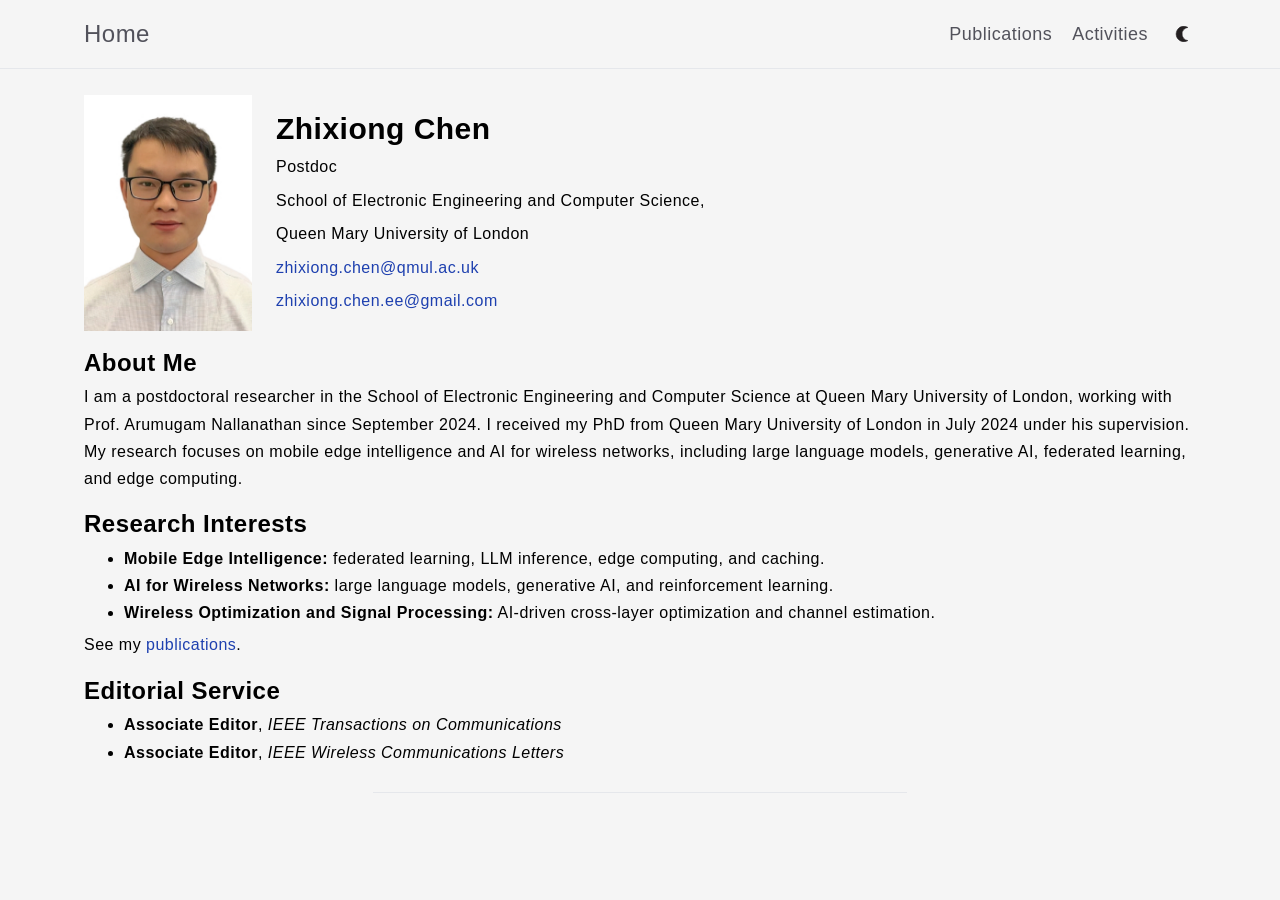
<file: index.html>
<!DOCTYPE html>
<html lang="en-us">
  <head>
	<meta name="generator" content="Hugo 0.99.0" />
    <meta charset="utf-8">
<meta name="viewport" content="width=device-width,initial-scale=1.0,minimum-scale=1"><title>Home</title>
<meta property="og:title" content="Home">
<meta property="og:type" content="website">


<meta property="og:image" content="img/main.jpg">

<meta property="og:url" content="https://zchen-res.github.io/"><meta property="og:description" content="The homepage of Astatine. This website is a demo the of the Hugo theme Astatine.">
<meta name="Description" property="description" content="The homepage of Astatine. This website is a demo the of the Hugo theme Astatine.">






<link rel="stylesheet" href="https://zchen-res.github.io/css/style.min.css">

<link rel="stylesheet" href="/css/academic.min.15080d589518431b0f7f3ef7159a689127d00734b673065d42f7d2f6aa72f61f.css">

<link rel="apple-touch-icon" sizes="180x180" href="/apple-touch-icon.png">
<link rel="icon" type="image/svg+xml" href="/favicon.svg">
<link rel="icon" type="image/png" sizes="32x32" href="/favicon-32x32.png">
<link rel="icon" type="image/png" sizes="16x16" href="/favicon-16x16.png">
<link rel="manifest" href="/site.webmanifest">
<link href="https://zchen-res.github.io/index.xml" type="application/atom+xml" rel="alternate" title="Sitewide Atom feed" />
<meta name="theme-color" content="#ffffff">


<script>function updateMode(){localStorage.theme==="dark"||!("theme"in localStorage)&&window.matchMedia("(prefers-color-scheme: dark)").matches?document.documentElement.classList.add("dark"):document.documentElement.classList.remove("dark")}function toggleMode(){localStorage.theme==="dark"?localStorage.theme="light":localStorage.theme="dark",updateMode()}window.onload=updateMode();function toggleMenu(){let e=document.getElementById("navbar-default");e.classList.contains("hidden")?e.classList.remove("hidden"):e.classList.add("hidden")}</script>



  </head>
  <body>
    <header class="md:px-0 px-2 border-b">
        <nav >
  <div class="container flex flex-wrap justify-between items-center mx-auto">
    <div class="nav-main my-2.5">
      <a href="https://zchen-res.github.io/" class="nav-title py-2.5 text-2xl
               text-zinc-600 dark:text-zinc-300 hover:border-b-0">Home</a>
    </div>
    <button type="button"
            onclick="toggleMenu()"
            class="inline-flex items-center p-2 ml-3
                  text-sm text-gray-500
                  rounded-lg md:hidden hover:bg-gray-100
                  focus:outline-none focus:ring-2
                  focus:ring-gray-200 dark:text-gray-400
                  dark:hover:bg-gray-700 dark:focus:ring-gray-600"
            aria-controls="navbar-default"
            aria-expanded="false">
        <span class="sr-only">Open main menu</span>
        <svg class="w-6 h-6" aria-hidden="true" fill="currentColor"
             viewBox="0 0 20 20" xmlns="http://www.w3.org/2000/svg">
          <path fill-rule="evenodd" d="M3 5a1 1 0 011-1h12a1 1 0 110 2H4a1 1
                           0 01-1-1zM3 10a1 1 0 011-1h12a1 1 0 110 2H4a1 1 0
                           01-1-1zM3 15a1 1 0 011-1h12a1 1 0 110 2H4a1 1 0
                           01-1-1z" clip-rule="evenodd"></path>
        </svg>
    </button>
    <div class="hidden w-full md:block md:w-auto" id="navbar-default">
      <ul class="grid md:grid-flow-col items-center justify-between text-lg
                 my-2.5 grid-cols-1 pl-0 text-center">
        
        <li class="p-2.5 md:first:pl-0 md:border-none border-b dark:border-zinc-500 list-none">
          <a class="text-zinc-600 dark:text-zinc-300
                    hover:border-b-0" href="/publications/">Publications</a>
        </li>
        
        <li class="p-2.5 md:first:pl-0 md:border-none border-b dark:border-zinc-500 list-none">
          <a class="text-zinc-600 dark:text-zinc-300
                    hover:border-b-0" href="/activities/">Activities</a>
        </li>
        
        <li class="h-7 pl-2.5 pr-0 list-none">
          <button type="button" onclick="toggleMode()" class="h-full"  aria-label="Toggle between dark and light mode">
            <img class="h-7 w-7 max-h-full mb-1.5 p-1.5 hidden dark:inline"
                 id="ligh-mode-button-img"
                 alt="A sun icon for switching to light mode"
                 src="https://zchen-res.github.io/img/light_mode.svg">
            <img class="h-7 w-7 max-h-full mb-1.5 p-1.5 inline dark:hidden"
                 id="dark-mode-button-img"
                 alt="A moon icon for switching to dark mode"
                 src="https://zchen-res.github.io/img/dark_mode.svg">
          </button>
        </li>
      </ul>
    </div>
  </div>
</nav>


    </header>
    <main class="content h-card container mt-2 m-auto
                 leading-loose md:px-0 px-2 z-0"
          role="main">
    
<div class="academic-main home-profile">
  <div class="flex-wrap justify-start head container grid sm:grid-cols-3"
     itemscope itemtype="http://schema.org/Person">
    <div class="col-span-1 picture ml-0 mr-0 p-0 max-w-[20%] mx-auto basis-5 grow shrink"
         itemscope itemtype="http://schema.org/ImageObject">
        <picture>
            
            <source srcset="img/ZhixiongChen.jpg"
                    >
            <img class="main-image u-photo mx-auto"
            itemprop="contentUrl" alt="Profile picture"
                 src="img/ZhixiongChen.jpg" width="60%" height="auto">
        </picture>
    </div>

    <div class="col-span-2 mx-0 ml-0 basis-60 grow shrink-2 leading-snug text-base">
        <a  class="u-url font-bold" rel="me" itemprop="url" href="https://zchen-res.github.io/">
            <h1 class="text-black dark:text-zinc-300 p-name border-0"
                itemprop="name">Zhixiong Chen
            </h1>
        </a>
        
        
            
            <div itemprop="address" itemscope itemtype="http://schema.org/PostalAddress">
            <span itemprop="streetAddress">
                Postdoc
                <br>
                School of Electronic Engineering and Computer Science,
            </span>
            <br>
            <span itemprop="postalCode">Queen Mary University of London</span>
            
            <br>
            
            
            
            <div><a href="mailto:zhixiong.chen@qmul.ac.uk">zhixiong.chen@qmul.ac.uk</a></div>
            
            
            <div><a href="mailto:zhixiong.chen.ee@gmail.com">zhixiong.chen.ee@gmail.com</a></div>
            
            
            
            <br>
            </div>
            
        <div class="flex flex-row ... gap-0.5">
            
            
            
            

        </div>

    </div>
</div>

  <h2 id="about-me">About Me</h2>
<p>I am a postdoctoral researcher in the School of Electronic Engineering and Computer Science at Queen Mary University of London, working with Prof. Arumugam Nallanathan since September 2024. I received my PhD from Queen Mary University of London in July 2024 under his supervision. My research focuses on mobile edge intelligence and AI for wireless networks, including large language models, generative AI, federated learning, and edge computing.</p>
<h2 id="research-interests">Research Interests</h2>
<ul>
<li><strong>Mobile Edge Intelligence:</strong> federated learning, LLM inference, edge computing, and caching.</li>
<li><strong>AI for Wireless Networks:</strong> large language models, generative AI, and reinforcement learning.</li>
<li><strong>Wireless Optimization and Signal Processing:</strong> AI-driven cross-layer optimization and channel estimation.</li>
</ul>
<p>See my <a href="/publications/">publications</a>.</p>
<h2 id="editorial-service">Editorial Service</h2>
<ul>
<li><strong>Associate Editor</strong>, <em>IEEE Transactions on Communications</em></li>
<li><strong>Associate Editor</strong>, <em>IEEE Wireless Communications Letters</em></li>
</ul>

</div>

    </main>
    <footer class="footer container h-10 text-center mt-1">
<hr class="my-4">
  <ul class="pl-0 mt-1">
    
    
    
  </ul>
</footer>

<script>
 
 function toggleModal(win) {
     return ((event) => {
         if (event.target.id.startsWith("#open-modal") || 
             event.target.id.startsWith("#close-modal") || 
             event.target.classList.contains("open-modal")) {
             event.stopPropagation();
             win.classList.toggle("invisible");
             win.classList.toggle("pointer-events-auto");
             document.body.classList.toggle("pointer-events-none");
         }
     });
 }
 var list = document.getElementsByClassName("open-modal");
 for (let item of list) {
     var id = item.attributes["data-target"].textContent;
	 var modWin = document.getElementById(id);
     var closeButton = document.getElementById(id.replace("open", "close"));

	 item.addEventListener('click', toggleModal(modWin));
     closeButton.addEventListener('click', toggleModal(modWin));
     modWin.addEventListener('click', toggleModal(modWin));
 }
 var clipboardCopyButtons = document.getElementsByClassName("modal-copy-citation");
 for (let button of clipboardCopyButtons) {
     let citation_id = button.id.replace("#copy-", "");
     let citation_text = document.getElementById(citation_id);
     button.addEventListener('click', function (clicked) {
        return function () {
            if (!clicked) {
                var last = this.innerHTML;
                navigator.clipboard
                         .writeText(citation_text.innerHTML)
                         .then(() => {
                             this.innerHTML = "Copied!";
                             this.disabled = true;
                         },
                               () => {this.innerHTML = "Error copying!";});
                clicked = true;
                setTimeout(function () {
                    this.innerHTML = last;
                    this.disabled = false;
                    clicked = false;
                }.bind(this), 1000);
            }
        };
     }(false), this);
 }
</script>


  </body>
</html>
</file>
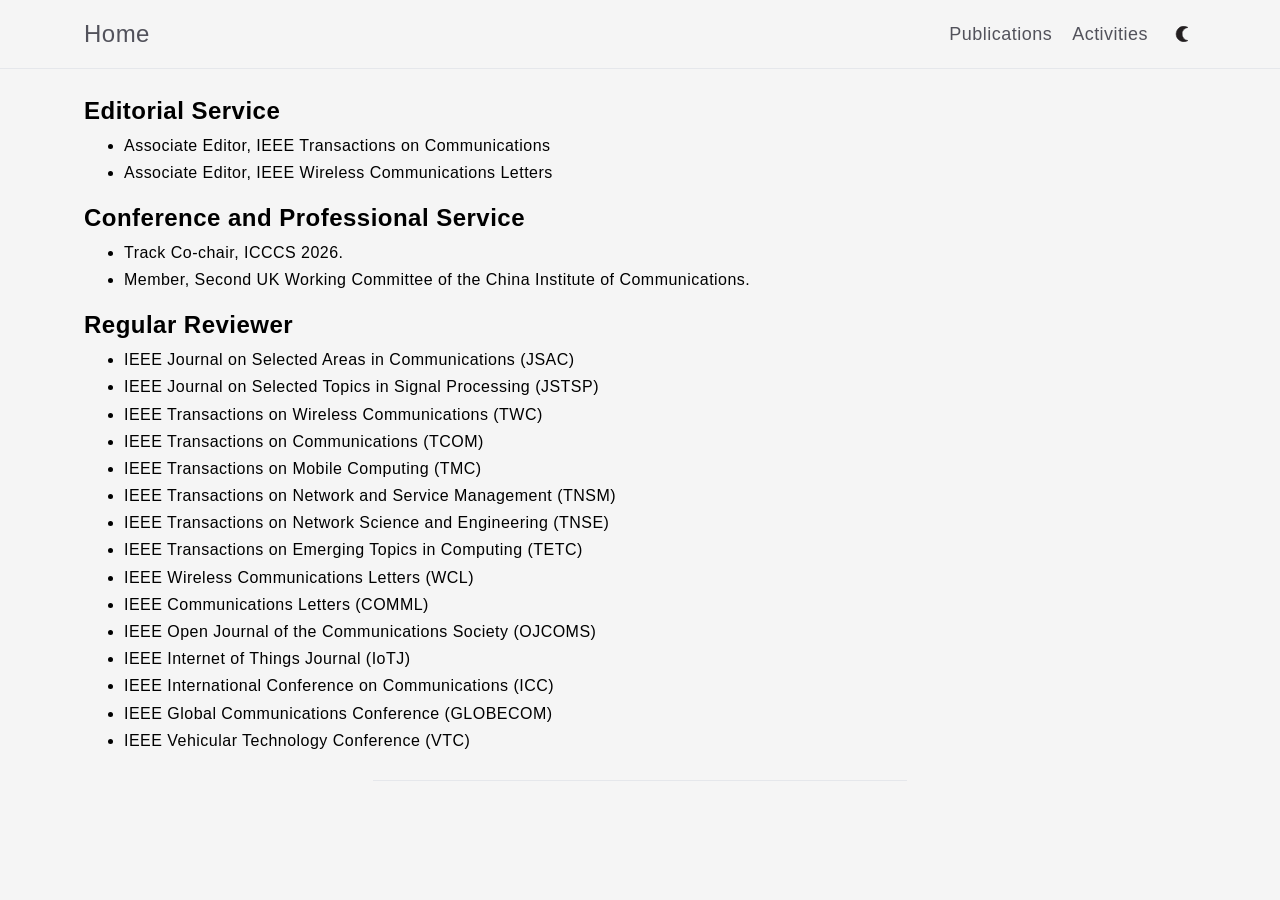
<file: activities/index.html>
<!DOCTYPE html>
<html lang="en-us">
  <head>
    <meta charset="utf-8">
<meta name="viewport" content="width=device-width,initial-scale=1.0,minimum-scale=1"><title>Activities - Home</title>
<meta property="og:title" content="Activities - Home">
<meta property="og:type" content="website">


<meta property="og:image" content="img/ZhixiongChen.jpg">

<meta property="og:url" content="https://zchen-res.github.io/activities/"><meta property="og:description" content="The homepage of Astatine. This website is a demo the of the Hugo theme Astatine.">
<meta name="Description" property="description" content="The homepage of Astatine. This website is a demo the of the Hugo theme Astatine.">






<link rel="stylesheet" href="https://zchen-res.github.io/css/style.min.css">

<link rel="stylesheet" href="/css/academic.min.15080d589518431b0f7f3ef7159a689127d00734b673065d42f7d2f6aa72f61f.css">

<link rel="apple-touch-icon" sizes="180x180" href="/apple-touch-icon.png">
<link rel="icon" type="image/svg+xml" href="/favicon.svg">
<link rel="icon" type="image/png" sizes="32x32" href="/favicon-32x32.png">
<link rel="icon" type="image/png" sizes="16x16" href="/favicon-16x16.png">
<link rel="manifest" href="/site.webmanifest">
<link href="https://zchen-res.github.io/index.xml" type="application/atom+xml" rel="alternate" title="Sitewide Atom feed" />
<meta name="theme-color" content="#ffffff">


<script>function updateMode(){localStorage.theme==="dark"||!("theme"in localStorage)&&window.matchMedia("(prefers-color-scheme: dark)").matches?document.documentElement.classList.add("dark"):document.documentElement.classList.remove("dark")}function toggleMode(){localStorage.theme==="dark"?localStorage.theme="light":localStorage.theme="dark",updateMode()}window.onload=updateMode();function toggleMenu(){let e=document.getElementById("navbar-default");e.classList.contains("hidden")?e.classList.remove("hidden"):e.classList.add("hidden")}</script>



  </head>
  <body>
    <header class="md:px-0 px-2 border-b">
        <nav >
  <div class="container flex flex-wrap justify-between items-center mx-auto">
    <div class="nav-main my-2.5">
      <a href="https://zchen-res.github.io/" class="nav-title py-2.5 text-2xl
               text-zinc-600 dark:text-zinc-300 hover:border-b-0">Home</a>
    </div>
    <button type="button"
            onclick="toggleMenu()"
            class="inline-flex items-center p-2 ml-3
                  text-sm text-gray-500
                  rounded-lg md:hidden hover:bg-gray-100
                  focus:outline-none focus:ring-2
                  focus:ring-gray-200 dark:text-gray-400
                  dark:hover:bg-gray-700 dark:focus:ring-gray-600"
            aria-controls="navbar-default"
            aria-expanded="false">
        <span class="sr-only">Open main menu</span>
        <svg class="w-6 h-6" aria-hidden="true" fill="currentColor"
             viewBox="0 0 20 20" xmlns="http://www.w3.org/2000/svg">
          <path fill-rule="evenodd" d="M3 5a1 1 0 011-1h12a1 1 0 110 2H4a1 1
                           0 01-1-1zM3 10a1 1 0 011-1h12a1 1 0 110 2H4a1 1 0
                           01-1-1zM3 15a1 1 0 011-1h12a1 1 0 110 2H4a1 1 0
                           01-1-1z" clip-rule="evenodd"></path>
        </svg>
    </button>
    <div class="hidden w-full md:block md:w-auto" id="navbar-default">
      <ul class="grid md:grid-flow-col items-center justify-between text-lg
                 my-2.5 grid-cols-1 pl-0 text-center">
        
        <li class="p-2.5 md:first:pl-0 md:border-none border-b dark:border-zinc-500 list-none">
          <a class="text-zinc-600 dark:text-zinc-300
                    hover:border-b-0" href="/publications/">Publications</a>
        </li>
        
        <li class="p-2.5 md:first:pl-0 md:border-none border-b dark:border-zinc-500 list-none">
          <a class="text-zinc-600 dark:text-zinc-300
                    hover:border-b-0" href="/activities/">Activities</a>
        </li>
        
        <li class="h-7 pl-2.5 pr-0 list-none">
          <button type="button" onclick="toggleMode()" class="h-full"  aria-label="Toggle between dark and light mode">
            <img class="h-7 w-7 max-h-full mb-1.5 p-1.5 hidden dark:inline"
                 id="ligh-mode-button-img"
                 alt="A sun icon for switching to light mode"
                 src="https://zchen-res.github.io/img/light_mode.svg">
            <img class="h-7 w-7 max-h-full mb-1.5 p-1.5 inline dark:hidden"
                 id="dark-mode-button-img"
                 alt="A moon icon for switching to dark mode"
                 src="https://zchen-res.github.io/img/dark_mode.svg">
          </button>
        </li>
      </ul>
    </div>
  </div>
</nav>


    </header>
    <main class="content h-card container mt-2 m-auto
                 leading-loose md:px-0 px-2 z-0"
          role="main">
    
<div class="activities-page">
  <h2 id="editorial-service">Editorial Service</h2>
<ul>
<li>Associate Editor, IEEE Transactions on Communications</li>
<li>Associate Editor, IEEE Wireless Communications Letters</li>
</ul>
<h2 id="conference-and-professional-service">Conference and Professional Service</h2>
<ul>
<li>Track Co-chair, ICCCS 2026.</li>
<li>Member, Second UK Working Committee of the China Institute of Communications.</li>
</ul>
<h2 id="regular-reviewer">Regular Reviewer</h2>
<ul>
<li>IEEE Journal on Selected Areas in Communications (JSAC)</li>
<li>IEEE Journal on Selected Topics in Signal Processing (JSTSP)</li>
<li>IEEE Transactions on Wireless Communications (TWC)</li>
<li>IEEE Transactions on Communications (TCOM)</li>
<li>IEEE Transactions on Mobile Computing (TMC)</li>
<li>IEEE Transactions on Network and Service Management (TNSM)</li>
<li>IEEE Transactions on Network Science and Engineering (TNSE)</li>
<li>IEEE Transactions on Emerging Topics in Computing (TETC)</li>
<li>IEEE Wireless Communications Letters (WCL)</li>
<li>IEEE Communications Letters (COMML)</li>
<li>IEEE Open Journal of the Communications Society (OJCOMS)</li>
<li>IEEE Internet of Things Journal (IoTJ)</li>
<li>IEEE International Conference on Communications (ICC)</li>
<li>IEEE Global Communications Conference (GLOBECOM)</li>
<li>IEEE Vehicular Technology Conference (VTC)</li>
</ul>

  
</div>

    </main>
    <footer class="footer container h-10 text-center mt-1">
<hr class="my-4">
  <ul class="pl-0 mt-1">
    
    
    
  </ul>
</footer>



  </body>
</html>
</file>
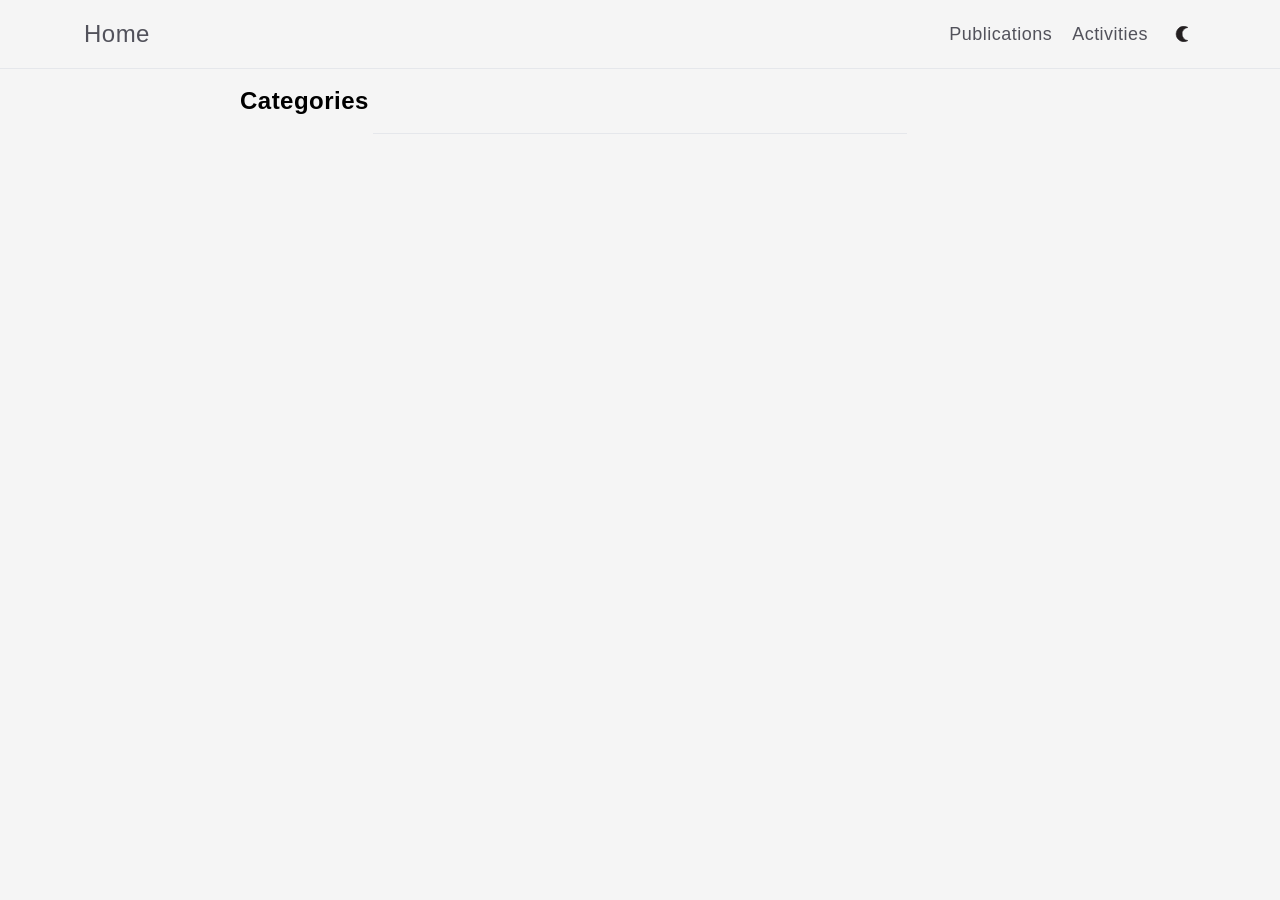
<file: categories/index.html>
<!DOCTYPE html>
<html lang="en-us">
  <head>
    <meta charset="utf-8">
<meta name="viewport" content="width=device-width,initial-scale=1.0,minimum-scale=1"><title>Categories - Home</title>
<meta property="og:title" content="Categories - Home">
<meta property="og:type" content="website">


<meta property="og:image" content="img/ZhixiongChen.jpg">

<meta property="og:url" content="https://zchen-res.github.io/categories/"><meta property="og:description" content="The homepage of Astatine. This website is a demo the of the Hugo theme Astatine.">
<meta name="Description" property="description" content="The homepage of Astatine. This website is a demo the of the Hugo theme Astatine.">






<link rel="stylesheet" href="https://zchen-res.github.io/css/style.min.css">

<link rel="stylesheet" href="/css/academic.min.15080d589518431b0f7f3ef7159a689127d00734b673065d42f7d2f6aa72f61f.css">

<link rel="apple-touch-icon" sizes="180x180" href="/apple-touch-icon.png">
<link rel="icon" type="image/svg+xml" href="/favicon.svg">
<link rel="icon" type="image/png" sizes="32x32" href="/favicon-32x32.png">
<link rel="icon" type="image/png" sizes="16x16" href="/favicon-16x16.png">
<link rel="manifest" href="/site.webmanifest">
<link href="https://zchen-res.github.io/index.xml" type="application/atom+xml" rel="alternate" title="Sitewide Atom feed" />
<meta name="theme-color" content="#ffffff">


<script>function updateMode(){localStorage.theme==="dark"||!("theme"in localStorage)&&window.matchMedia("(prefers-color-scheme: dark)").matches?document.documentElement.classList.add("dark"):document.documentElement.classList.remove("dark")}function toggleMode(){localStorage.theme==="dark"?localStorage.theme="light":localStorage.theme="dark",updateMode()}window.onload=updateMode();function toggleMenu(){let e=document.getElementById("navbar-default");e.classList.contains("hidden")?e.classList.remove("hidden"):e.classList.add("hidden")}</script>



  </head>
  <body>
    <header class="md:px-0 px-2 border-b">
        <nav >
  <div class="container flex flex-wrap justify-between items-center mx-auto">
    <div class="nav-main my-2.5">
      <a href="https://zchen-res.github.io/" class="nav-title py-2.5 text-2xl
               text-zinc-600 dark:text-zinc-300 hover:border-b-0">Home</a>
    </div>
    <button type="button"
            onclick="toggleMenu()"
            class="inline-flex items-center p-2 ml-3
                  text-sm text-gray-500
                  rounded-lg md:hidden hover:bg-gray-100
                  focus:outline-none focus:ring-2
                  focus:ring-gray-200 dark:text-gray-400
                  dark:hover:bg-gray-700 dark:focus:ring-gray-600"
            aria-controls="navbar-default"
            aria-expanded="false">
        <span class="sr-only">Open main menu</span>
        <svg class="w-6 h-6" aria-hidden="true" fill="currentColor"
             viewBox="0 0 20 20" xmlns="http://www.w3.org/2000/svg">
          <path fill-rule="evenodd" d="M3 5a1 1 0 011-1h12a1 1 0 110 2H4a1 1
                           0 01-1-1zM3 10a1 1 0 011-1h12a1 1 0 110 2H4a1 1 0
                           01-1-1zM3 15a1 1 0 011-1h12a1 1 0 110 2H4a1 1 0
                           01-1-1z" clip-rule="evenodd"></path>
        </svg>
    </button>
    <div class="hidden w-full md:block md:w-auto" id="navbar-default">
      <ul class="grid md:grid-flow-col items-center justify-between text-lg
                 my-2.5 grid-cols-1 pl-0 text-center">
        
        <li class="p-2.5 md:first:pl-0 md:border-none border-b dark:border-zinc-500 list-none">
          <a class="text-zinc-600 dark:text-zinc-300
                    hover:border-b-0" href="/publications/">Publications</a>
        </li>
        
        <li class="p-2.5 md:first:pl-0 md:border-none border-b dark:border-zinc-500 list-none">
          <a class="text-zinc-600 dark:text-zinc-300
                    hover:border-b-0" href="/activities/">Activities</a>
        </li>
        
        <li class="h-7 pl-2.5 pr-0 list-none">
          <button type="button" onclick="toggleMode()" class="h-full"  aria-label="Toggle between dark and light mode">
            <img class="h-7 w-7 max-h-full mb-1.5 p-1.5 hidden dark:inline"
                 id="ligh-mode-button-img"
                 alt="A sun icon for switching to light mode"
                 src="https://zchen-res.github.io/img/light_mode.svg">
            <img class="h-7 w-7 max-h-full mb-1.5 p-1.5 inline dark:hidden"
                 id="dark-mode-button-img"
                 alt="A moon icon for switching to dark mode"
                 src="https://zchen-res.github.io/img/dark_mode.svg">
          </button>
        </li>
      </ul>
    </div>
  </div>
</nav>


    </header>
    <main class="content h-card container mt-2 m-auto
                 leading-loose md:px-0 px-2 z-0"
          role="main">
    
<div class="category">
  <h2 class="category-title">Categories</h2>
  
  
</div>

    </main>
    <footer class="footer container h-10 text-center mt-1">
<hr class="my-4">
  <ul class="pl-0 mt-1">
    
    
    
  </ul>
</footer>



  </body>
</html>
</file>
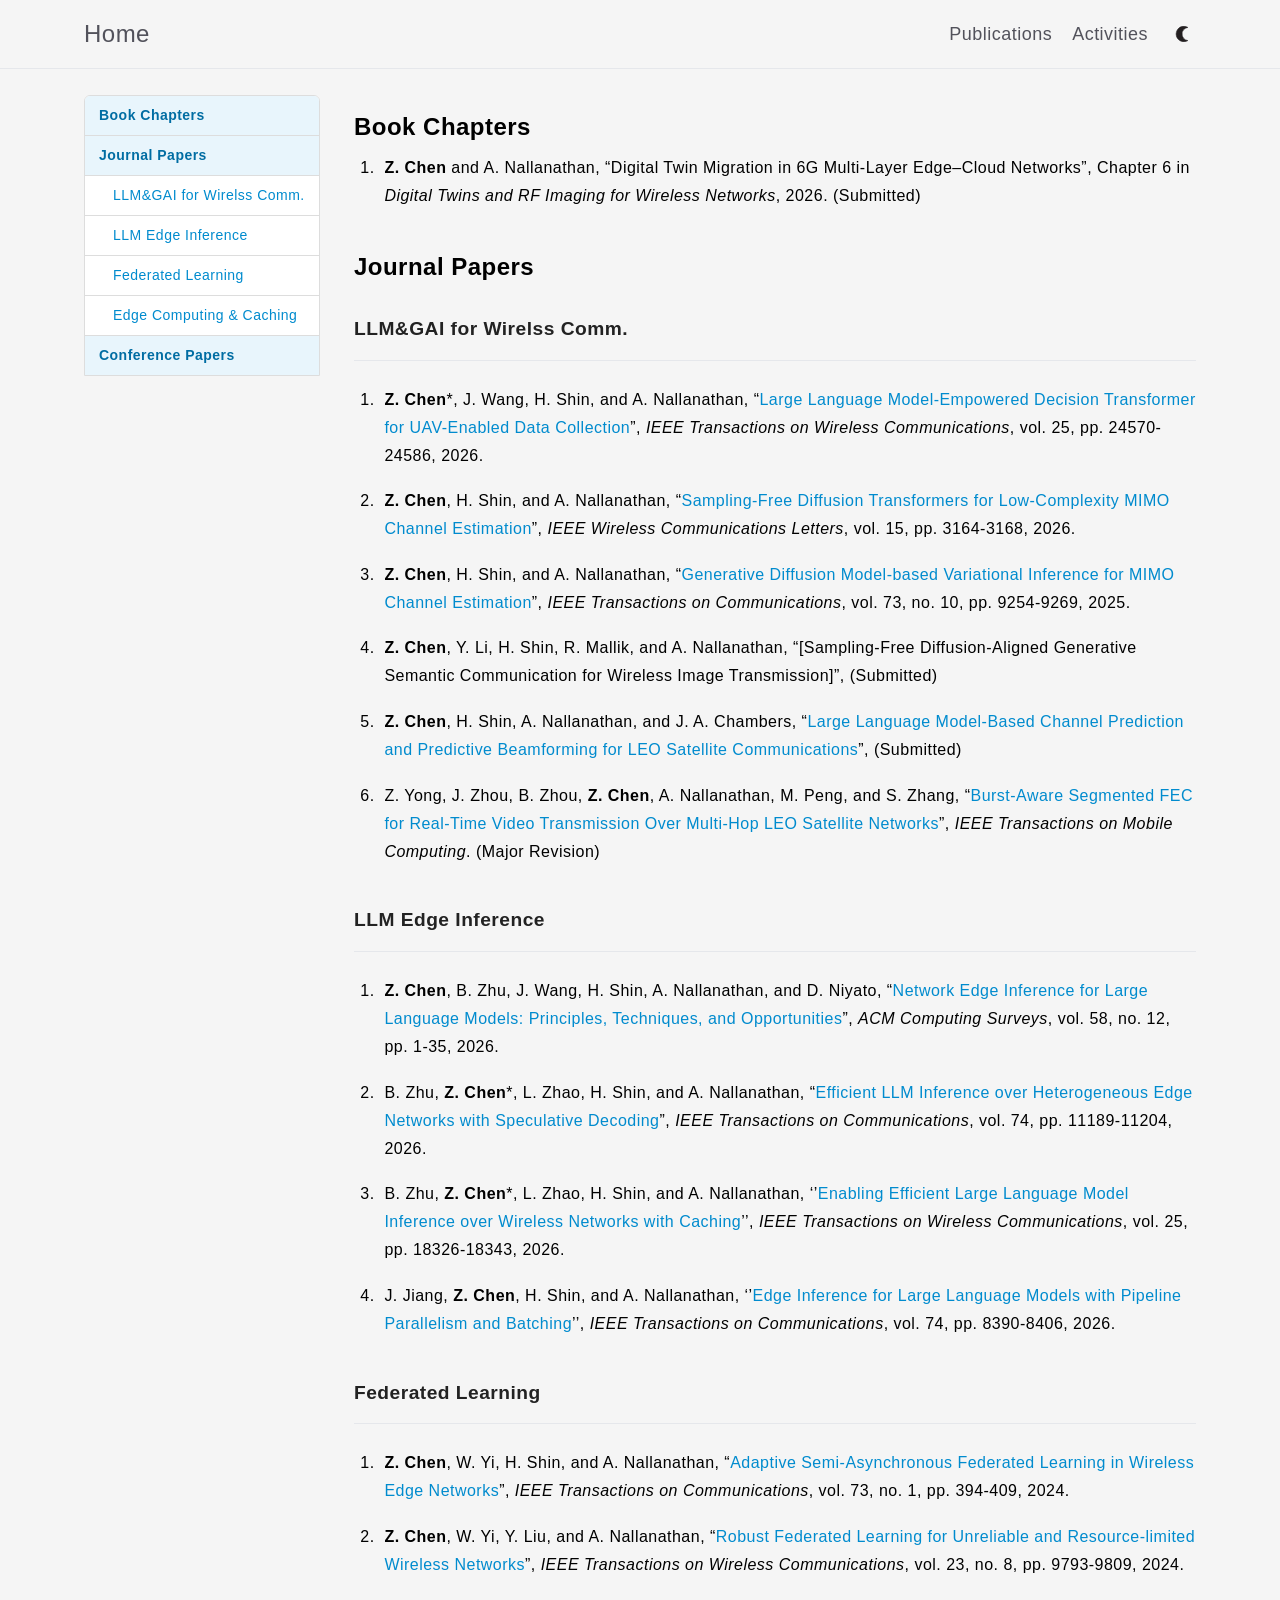
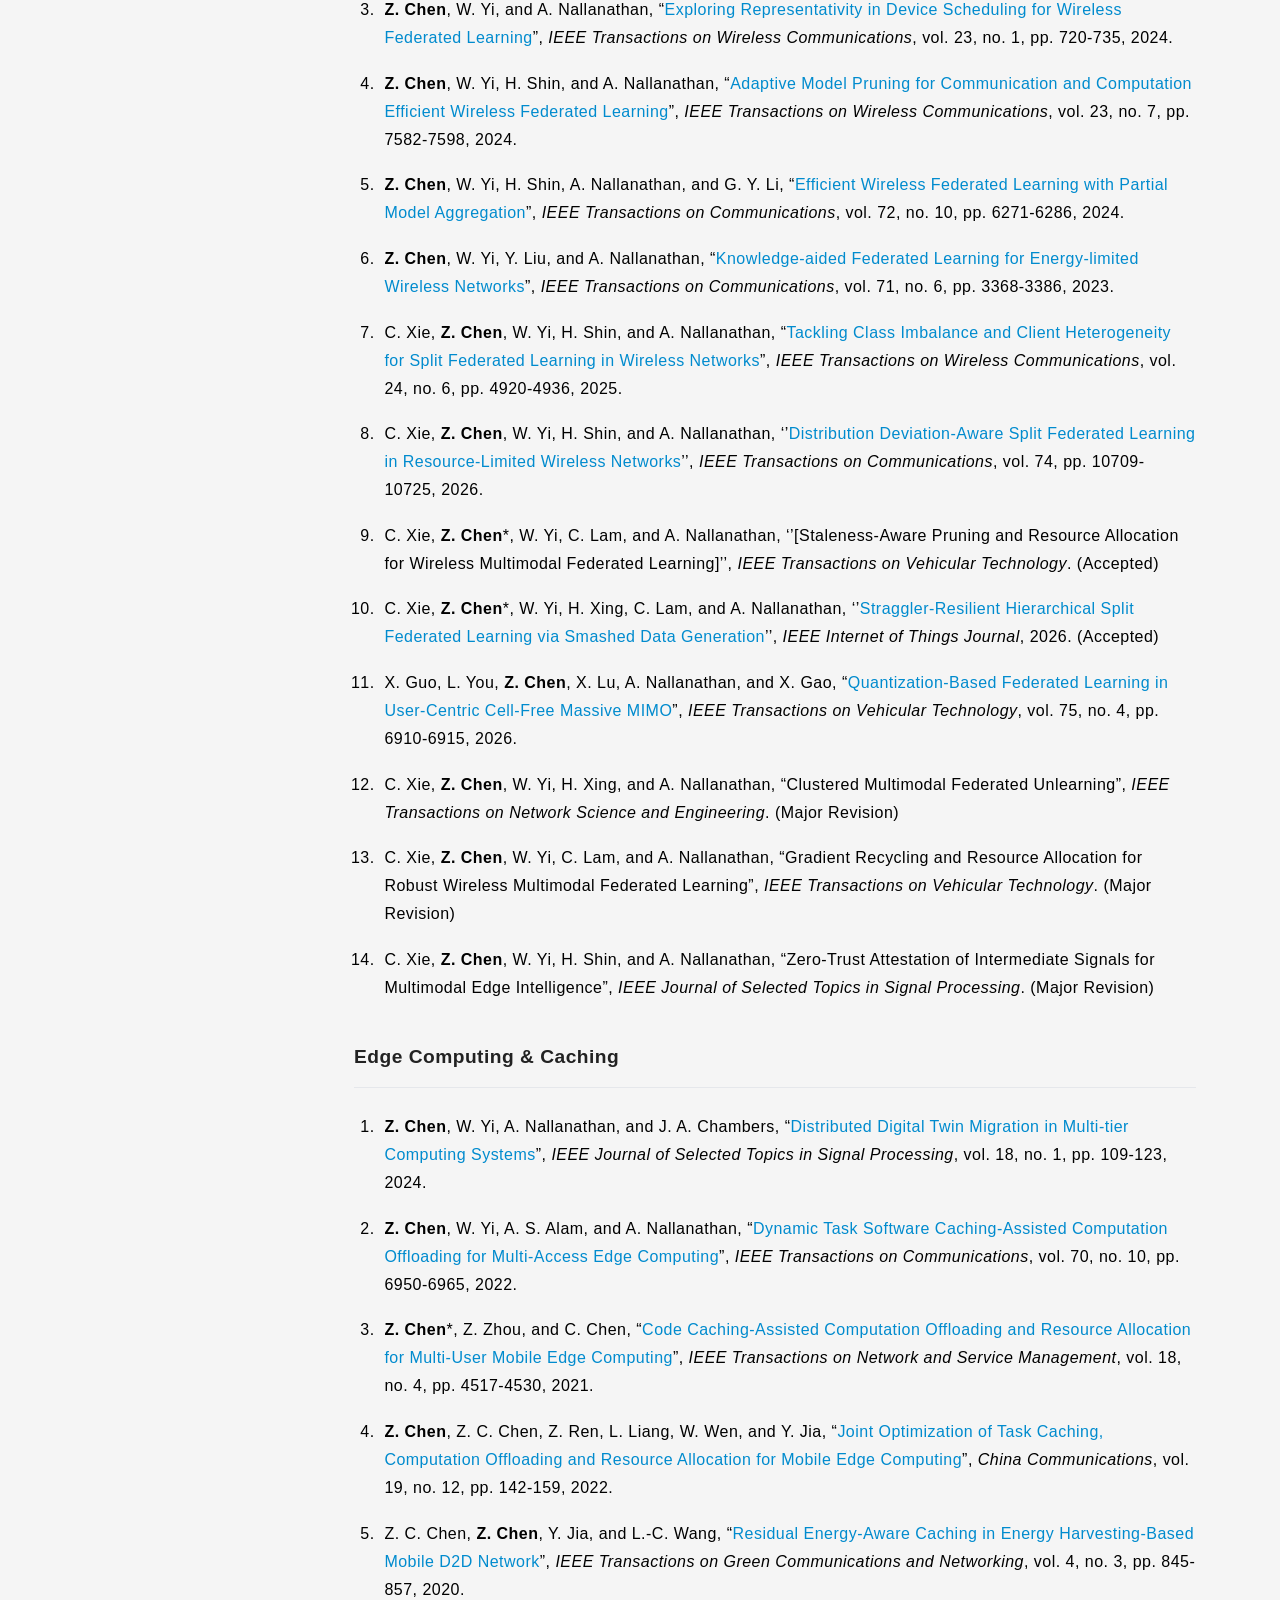
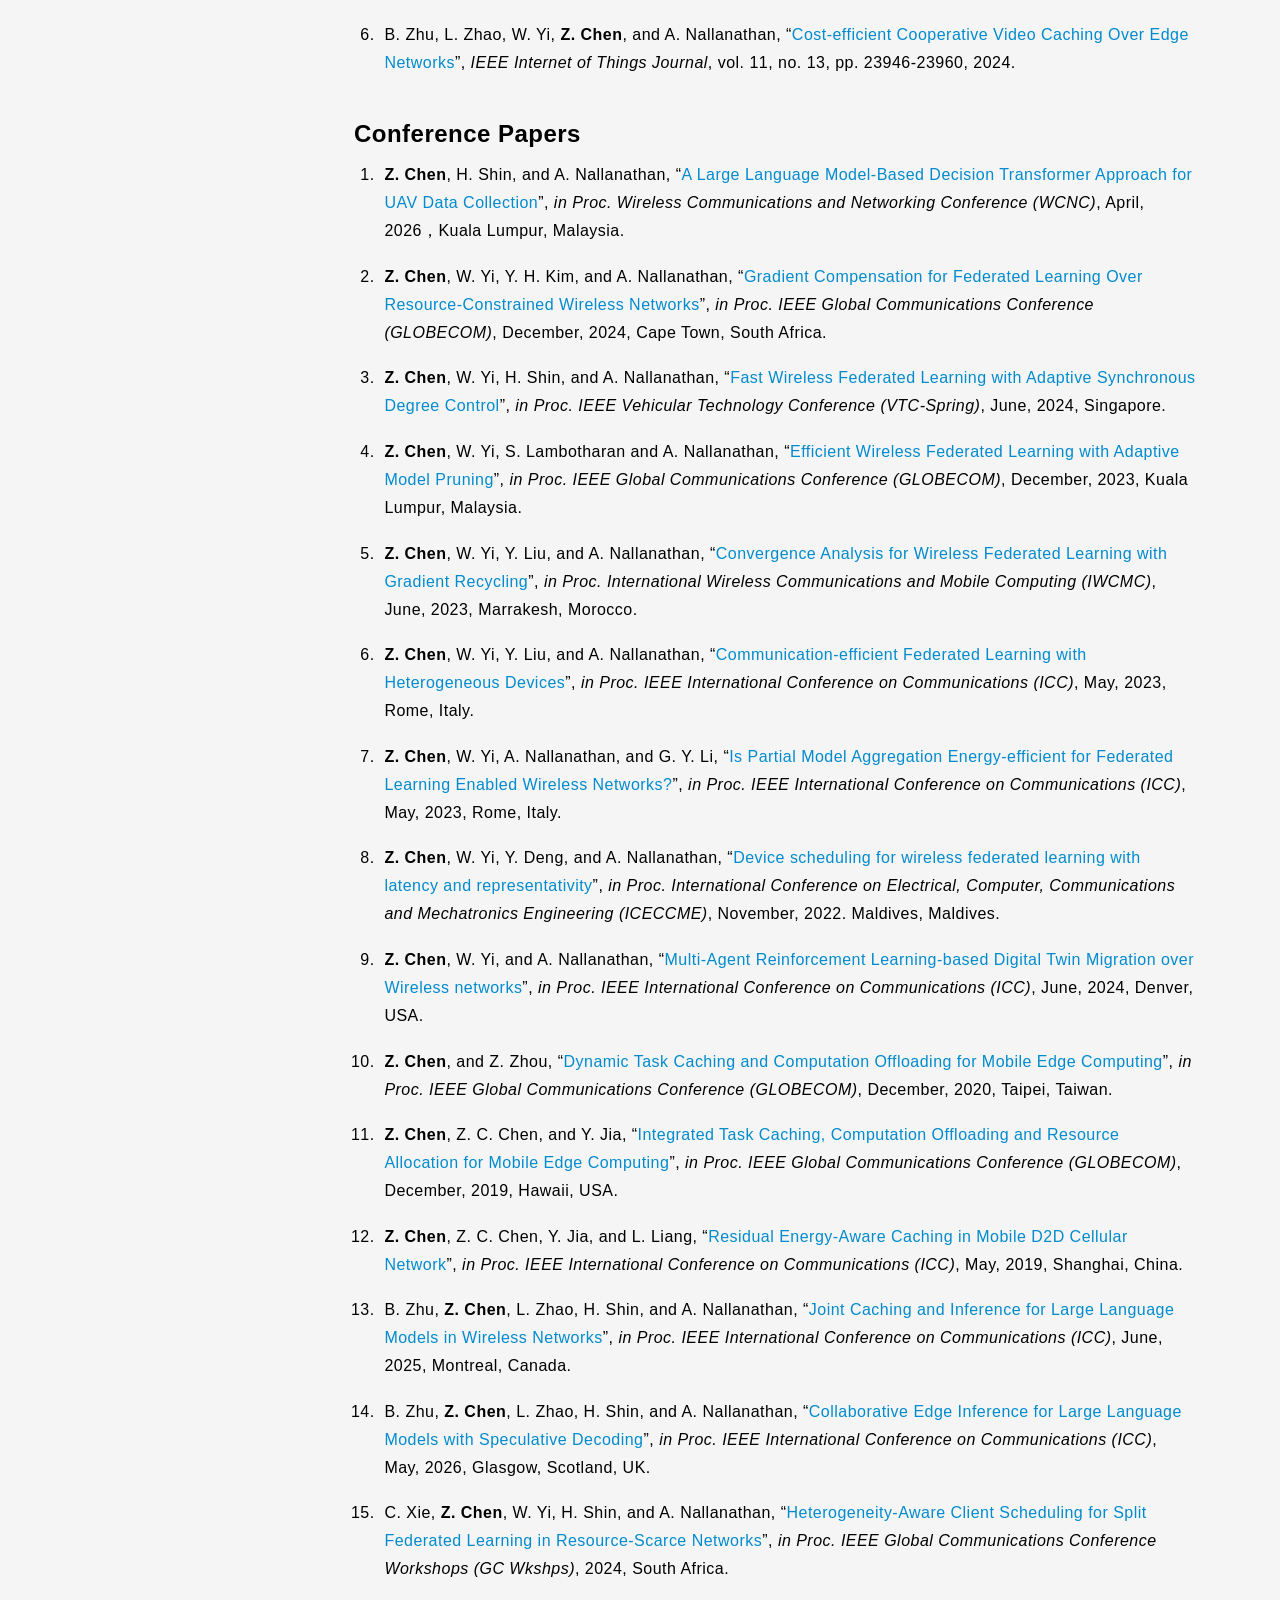
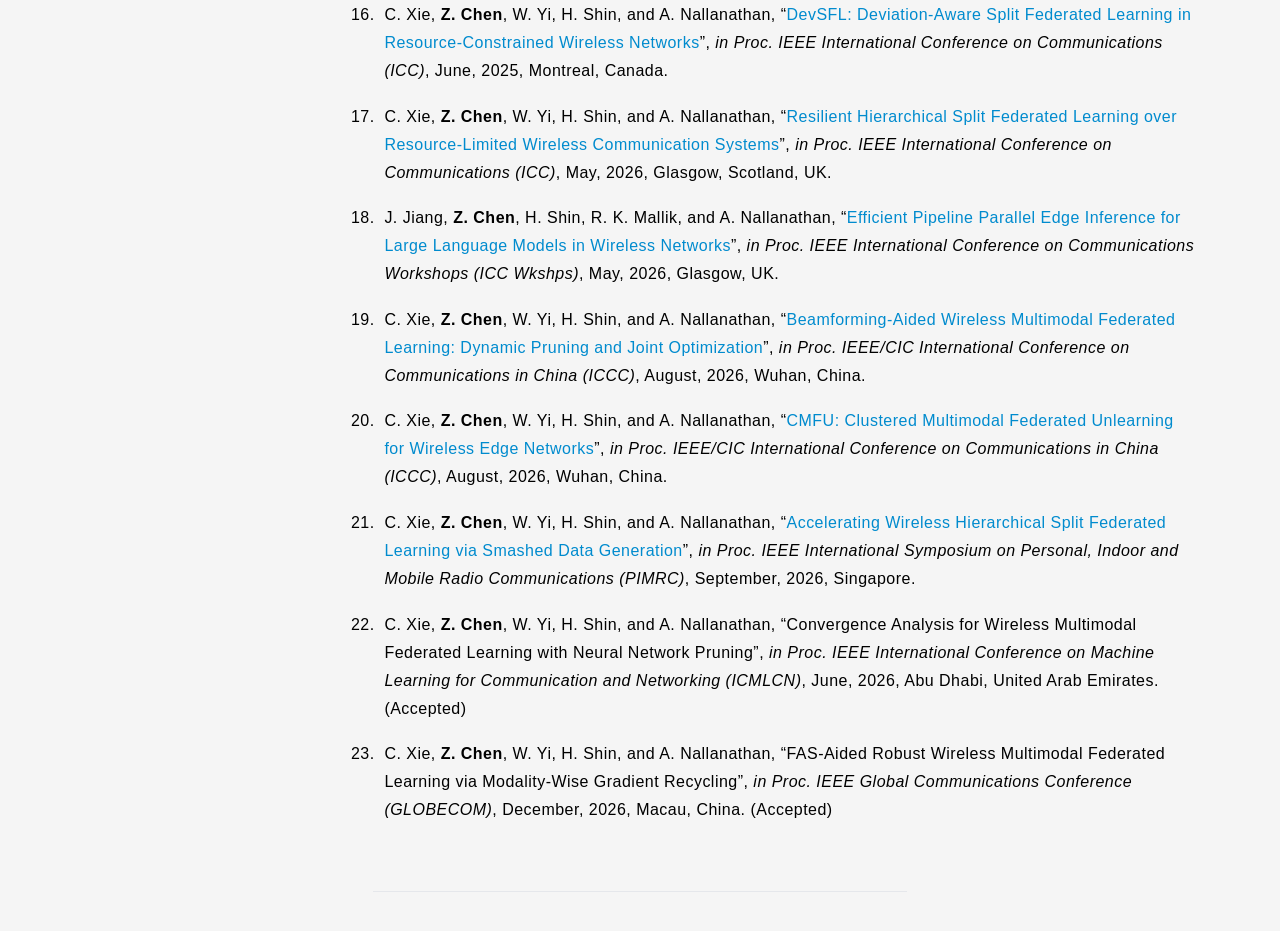
<file: publications/index.html>
<!DOCTYPE html>
<html lang="en-us">
  <head>
    <meta charset="utf-8">
<meta name="viewport" content="width=device-width,initial-scale=1.0,minimum-scale=1"><title>Publications - Home</title>
<meta property="og:title" content="Publications - Home">
<meta property="og:type" content="website">


<meta property="og:image" content="img/ZhixiongChen.jpg">

<meta property="og:url" content="https://zchen-res.github.io/publications/"><meta property="og:description" content="The homepage of Astatine. This website is a demo the of the Hugo theme Astatine.">
<meta name="Description" property="description" content="The homepage of Astatine. This website is a demo the of the Hugo theme Astatine.">






<link rel="stylesheet" href="https://zchen-res.github.io/css/style.min.css">

<link rel="stylesheet" href="/css/academic.min.15080d589518431b0f7f3ef7159a689127d00734b673065d42f7d2f6aa72f61f.css">

<link rel="apple-touch-icon" sizes="180x180" href="/apple-touch-icon.png">
<link rel="icon" type="image/svg+xml" href="/favicon.svg">
<link rel="icon" type="image/png" sizes="32x32" href="/favicon-32x32.png">
<link rel="icon" type="image/png" sizes="16x16" href="/favicon-16x16.png">
<link rel="manifest" href="/site.webmanifest">
<link href="https://zchen-res.github.io/index.xml" type="application/atom+xml" rel="alternate" title="Sitewide Atom feed" />
<meta name="theme-color" content="#ffffff">


<script>function updateMode(){localStorage.theme==="dark"||!("theme"in localStorage)&&window.matchMedia("(prefers-color-scheme: dark)").matches?document.documentElement.classList.add("dark"):document.documentElement.classList.remove("dark")}function toggleMode(){localStorage.theme==="dark"?localStorage.theme="light":localStorage.theme="dark",updateMode()}window.onload=updateMode();function toggleMenu(){let e=document.getElementById("navbar-default");e.classList.contains("hidden")?e.classList.remove("hidden"):e.classList.add("hidden")}</script>



  </head>
  <body>
    <header class="md:px-0 px-2 border-b">
        <nav >
  <div class="container flex flex-wrap justify-between items-center mx-auto">
    <div class="nav-main my-2.5">
      <a href="https://zchen-res.github.io/" class="nav-title py-2.5 text-2xl
               text-zinc-600 dark:text-zinc-300 hover:border-b-0">Home</a>
    </div>
    <button type="button"
            onclick="toggleMenu()"
            class="inline-flex items-center p-2 ml-3
                  text-sm text-gray-500
                  rounded-lg md:hidden hover:bg-gray-100
                  focus:outline-none focus:ring-2
                  focus:ring-gray-200 dark:text-gray-400
                  dark:hover:bg-gray-700 dark:focus:ring-gray-600"
            aria-controls="navbar-default"
            aria-expanded="false">
        <span class="sr-only">Open main menu</span>
        <svg class="w-6 h-6" aria-hidden="true" fill="currentColor"
             viewBox="0 0 20 20" xmlns="http://www.w3.org/2000/svg">
          <path fill-rule="evenodd" d="M3 5a1 1 0 011-1h12a1 1 0 110 2H4a1 1
                           0 01-1-1zM3 10a1 1 0 011-1h12a1 1 0 110 2H4a1 1 0
                           01-1-1zM3 15a1 1 0 011-1h12a1 1 0 110 2H4a1 1 0
                           01-1-1z" clip-rule="evenodd"></path>
        </svg>
    </button>
    <div class="hidden w-full md:block md:w-auto" id="navbar-default">
      <ul class="grid md:grid-flow-col items-center justify-between text-lg
                 my-2.5 grid-cols-1 pl-0 text-center">
        
        <li class="p-2.5 md:first:pl-0 md:border-none border-b dark:border-zinc-500 list-none">
          <a class="text-zinc-600 dark:text-zinc-300
                    hover:border-b-0" href="/publications/">Publications</a>
        </li>
        
        <li class="p-2.5 md:first:pl-0 md:border-none border-b dark:border-zinc-500 list-none">
          <a class="text-zinc-600 dark:text-zinc-300
                    hover:border-b-0" href="/activities/">Activities</a>
        </li>
        
        <li class="h-7 pl-2.5 pr-0 list-none">
          <button type="button" onclick="toggleMode()" class="h-full"  aria-label="Toggle between dark and light mode">
            <img class="h-7 w-7 max-h-full mb-1.5 p-1.5 hidden dark:inline"
                 id="ligh-mode-button-img"
                 alt="A sun icon for switching to light mode"
                 src="https://zchen-res.github.io/img/light_mode.svg">
            <img class="h-7 w-7 max-h-full mb-1.5 p-1.5 inline dark:hidden"
                 id="dark-mode-button-img"
                 alt="A moon icon for switching to dark mode"
                 src="https://zchen-res.github.io/img/dark_mode.svg">
          </button>
        </li>
      </ul>
    </div>
  </div>
</nav>


    </header>
    <main class="content h-card container mt-2 m-auto
                 leading-loose md:px-0 px-2 z-0"
          role="main">
    
<div class="academic-layout">
  <nav class="research-directory" aria-label="Research directory">
    <a class="directory-section" href="#book-chapters">Book Chapters</a>
    <a class="directory-section" href="#journal-papers">Journal Papers</a>
    <a class="directory-category" href="#llmgai-for-wirelss-comm">LLM&amp;GAI for Wirelss Comm.</a>
    <a class="directory-category" href="#llm-edge-inference">LLM Edge Inference</a>
    <a class="directory-category" href="#federated-learning">Federated Learning</a>
    <a class="directory-category" href="#edge-computing--caching">Edge Computing &amp; Caching</a>

    <a class="directory-section" href="#conference-papers">Conference Papers</a>
    

  </nav>
  <div class="academic-main">

    <div class="publication-results"><h2 id="book-chapters">Book Chapters</h2>
<ol class="research-publications">
<li><strong>Z. Chen</strong> and A. Nallanathan, “Digital Twin Migration in 6G Multi-Layer Edge–Cloud Networks”, Chapter 6 in <em>Digital Twins and RF Imaging for Wireless Networks</em>, 2026. (Submitted)</li>
</ol>
<h2 id="journal-papers">Journal Papers</h2>
<h3 id="llmgai-for-wirelss-comm" class="publication-category">LLM&amp;GAI for Wirelss Comm.</h3>
<ol class="research-publications">
<li>
<p><strong>Z. Chen</strong>*,  J. Wang, H. Shin, and A. Nallanathan, “<a href="https://ieeexplore.ieee.org/document/11715839">Large Language Model-Empowered Decision Transformer for UAV-Enabled Data Collection</a>”, <em>IEEE Transactions on Wireless Communications</em>, vol. 25, pp. 24570-24586, 2026.</p>
</li>
<li>
<p><strong>Z. Chen</strong>, H. Shin, and A. Nallanathan, “<a href="https://ieeexplore.ieee.org/document/11517365">Sampling-Free Diffusion Transformers for Low-Complexity MIMO Channel Estimation</a>”, <em>IEEE Wireless Communications Letters</em>, vol. 15, pp. 3164-3168, 2026.</p>
</li>
<li>
<p><strong>Z. Chen</strong>, H. Shin, and A. Nallanathan, “<a href="https://ieeexplore.ieee.org/document/10946972">Generative Diffusion Model-based Variational Inference for MIMO Channel Estimation</a>”,  <em>IEEE Transactions on Communications</em>, vol. 73, no. 10, pp. 9254-9269, 2025.</p>
</li>
<li>
<p><strong>Z. Chen</strong>, Y. Li, H. Shin, R. Mallik, and A. Nallanathan, “[Sampling-Free Diffusion-Aligned Generative Semantic Communication for Wireless Image Transmission]”, (Submitted)</p>
</li>
<li>
<p><strong>Z. Chen</strong>, H. Shin, A. Nallanathan, and J. A. Chambers, “<a href="https://arxiv.org/abs/2510.10561">Large Language Model-Based Channel Prediction and Predictive Beamforming for LEO Satellite Communications</a>”, (Submitted)</p>
</li>
<li>
<p>Z. Yong, J. Zhou, B. Zhou, <strong>Z. Chen</strong>, A. Nallanathan, M. Peng, and S. Zhang, “<a href="">Burst-Aware Segmented FEC for Real-Time Video Transmission Over Multi-Hop LEO Satellite Networks</a>”, <em>IEEE Transactions on Mobile Computing</em>. (Major Revision)</p>
</li>
</ol>
<h3 id="llm-edge-inference" class="publication-category">LLM Edge Inference</h3>
<ol class="research-publications">
<li>
<p><strong>Z. Chen</strong>, B. Zhu, J. Wang, H. Shin, A. Nallanathan, and D. Niyato, “<a href="https://dl.acm.org/doi/10.1145/3809166">Network Edge Inference for Large Language Models: Principles, Techniques, and Opportunities</a>”,  <em>ACM Computing Surveys</em>, vol. 58, no. 12, pp. 1-35, 2026.</p>
</li>
<li>
<p>B. Zhu, <strong>Z. Chen</strong>*, L. Zhao, H. Shin, and A. Nallanathan, “<a href="https://ieeexplore.ieee.org/document/11605134">Efficient LLM Inference over Heterogeneous Edge Networks with Speculative Decoding</a>”, <em>IEEE Transactions on Communications</em>, vol. 74, pp. 11189-11204, 2026.</p>
</li>
<li>
<p>B. Zhu, <strong>Z. Chen</strong>*, L. Zhao, H. Shin, and A. Nallanathan, &lsquo;&rsquo;<a href="https://ieeexplore.ieee.org/abstract/document/11558591">Enabling Efficient Large Language Model Inference over Wireless Networks with Caching</a>&rsquo;&rsquo;, <em>IEEE Transactions on Wireless Communications</em>, vol. 25, pp. 18326-18343, 2026.</p>
</li>
<li>
<p>J. Jiang, <strong>Z. Chen</strong>, H. Shin, and A. Nallanathan, &lsquo;&rsquo;<a href="https://ieeexplore.ieee.org/document/11493570">Edge Inference for Large Language Models with Pipeline Parallelism and Batching</a>&rsquo;&rsquo;, <em>IEEE Transactions on Communications</em>, vol. 74, pp. 8390-8406, 2026.</p>
</li>
</ol>
<h3 id="federated-learning" class="publication-category">Federated Learning</h3>
<ol class="research-publications">
<li>
<p><strong>Z. Chen</strong>, W. Yi, H. Shin, and A. Nallanathan, “<a href="https://ieeexplore.ieee.org/document/10589673">Adaptive Semi-Asynchronous Federated Learning in Wireless Edge Networks</a>”, <em>IEEE Transactions on Communications</em>, vol. 73, no. 1, pp. 394-409, 2024.</p>
</li>
<li>
<p><strong>Z. Chen</strong>, W. Yi, Y. Liu, and A. Nallanathan, “<a href="https://ieeexplore.ieee.org/document/10444714">Robust Federated Learning for Unreliable and Resource-limited Wireless Networks</a>”, <em>IEEE Transactions on Wireless Communications</em>, vol. 23, no. 8, pp. 9793-9809, 2024.</p>
</li>
<li>
<p><strong>Z. Chen</strong>, W. Yi, and A. Nallanathan, “<a href="https://ieeexplore.ieee.org/document/10145043">Exploring Representativity in Device Scheduling for Wireless Federated Learning</a>”, <em>IEEE Transactions on Wireless Communications</em>, vol. 23, no. 1, pp. 720-735, 2024.</p>
</li>
<li>
<p><strong>Z. Chen</strong>, W. Yi, H. Shin, and A. Nallanathan, “<a href="https://ieeexplore.ieee.org/document/10367814">Adaptive Model Pruning for Communication and Computation Efficient Wireless Federated Learning</a>”, <em>IEEE Transactions on Wireless Communications</em>, vol. 23, no. 7, pp. 7582-7598, 2024.</p>
</li>
<li>
<p><strong>Z. Chen</strong>, W. Yi, H. Shin, A. Nallanathan, and G. Y. Li, “<a href="https://ieeexplore.ieee.org/document/10518048">Efficient Wireless Federated Learning with Partial Model Aggregation</a>”, <em>IEEE Transactions on Communications</em>, vol. 72, no. 10, pp. 6271-6286, 2024.</p>
</li>
<li>
<p><strong>Z. Chen</strong>, W. Yi, Y. Liu, and A. Nallanathan, “<a href="https://ieeexplore.ieee.org/document/10089235">Knowledge-aided Federated Learning for Energy-limited Wireless Networks</a>”, <em>IEEE Transactions on Communications</em>, vol. 71, no. 6, pp. 3368-3386, 2023.</p>
</li>
<li>
<p>C. Xie, <strong>Z. Chen</strong>, W. Yi, H. Shin, and A. Nallanathan, “<a href="https://ieeexplore.ieee.org/document/10910050">Tackling Class Imbalance and Client Heterogeneity for Split Federated Learning in Wireless Networks</a>”, <em>IEEE Transactions on Wireless Communications</em>, vol. 24, no. 6, pp. 4920-4936, 2025.</p>
</li>
<li>
<p>C. Xie, <strong>Z. Chen</strong>, W. Yi, H. Shin, and A. Nallanathan, &lsquo;&rsquo;<a href="https://ieeexplore.ieee.org/document/11576079">Distribution Deviation-Aware Split Federated Learning in Resource-Limited Wireless Networks</a>&rsquo;&rsquo;, <em>IEEE Transactions on  Communications</em>, vol. 74, pp. 10709-10725, 2026.</p>
</li>
<li>
<p>C. Xie, <strong>Z. Chen</strong>*, W. Yi, C. Lam, and A. Nallanathan, &lsquo;&rsquo;[Staleness-Aware Pruning and Resource Allocation for Wireless Multimodal Federated Learning]&rsquo;&rsquo;, <em>IEEE Transactions on Vehicular Technology</em>. (Accepted)</p>
</li>
<li>
<p>C. Xie, <strong>Z. Chen</strong>*, W. Yi, H. Xing, C. Lam, and A. Nallanathan, &lsquo;&rsquo;<a href="https://doi.org/10.1109/JIOT.2026.3739323">Straggler-Resilient Hierarchical Split Federated Learning via Smashed Data Generation</a>&rsquo;&rsquo;, <em>IEEE Internet of Things Journal</em>, 2026. (Accepted)</p>
</li>
<li>
<p>X. Guo, L. You, <strong>Z. Chen</strong>, X. Lu, A. Nallanathan, and X. Gao, “<a href="https://ieeexplore.ieee.org/document/11192777">Quantization-Based Federated Learning in User-Centric Cell-Free Massive MIMO</a>”, <em>IEEE Transactions on Vehicular Technology</em>, vol. 75, no. 4, pp. 6910-6915, 2026.</p>
</li>
<li>
<p>C. Xie, <strong>Z. Chen</strong>, W. Yi, H. Xing, and A. Nallanathan, “Clustered Multimodal Federated Unlearning”, <em>IEEE Transactions on Network Science and Engineering</em>. (Major Revision)</p>
</li>
<li>
<p>C. Xie, <strong>Z. Chen</strong>, W. Yi, C. Lam, and A. Nallanathan, “Gradient Recycling and Resource Allocation for Robust Wireless Multimodal Federated Learning”, <em>IEEE Transactions on Vehicular Technology</em>. (Major Revision)</p>
</li>
<li>
<p>C. Xie, <strong>Z. Chen</strong>, W. Yi, H. Shin, and A. Nallanathan, “Zero-Trust Attestation of Intermediate Signals for Multimodal Edge Intelligence”, <em>IEEE Journal of Selected Topics in Signal Processing</em>. (Major Revision)</p>
</li>
</ol>
<h3 id="edge-computing--caching" class="publication-category">Edge Computing &amp; Caching</h3>
<ol class="research-publications">
<li>
<p><strong>Z. Chen</strong>, W. Yi, A. Nallanathan, and J. A. Chambers, “<a href="https://ieeexplore.ieee.org/document/10415196">Distributed Digital Twin Migration in Multi-tier Computing Systems</a>”, <em>IEEE Journal of Selected Topics in Signal Processing</em>, vol. 18, no. 1, pp. 109-123, 2024.</p>
</li>
<li>
<p><strong>Z. Chen</strong>, W. Yi, A. S. Alam, and A. Nallanathan, “<a href="https://ieeexplore.ieee.org/document/9862981">Dynamic Task Software Caching-Assisted Computation Offloading for Multi-Access Edge Computing</a>”, <em>IEEE Transactions on Communications</em>, vol. 70, no. 10, pp. 6950-6965, 2022.</p>
</li>
<li>
<p><strong>Z. Chen</strong>*, Z. Zhou, and C. Chen, “<a href="https://ieeexplore.ieee.org/abstract/document/9509427">Code Caching-Assisted Computation Offloading and Resource Allocation for Multi-User Mobile Edge Computing</a>”, <em>IEEE Transactions on Network and Service Management</em>, vol. 18, no. 4, pp. 4517-4530, 2021.</p>
</li>
<li>
<p><strong>Z. Chen</strong>, Z. C. Chen, Z. Ren, L. Liang, W. Wen, and Y. Jia, “<a href="https://ieeexplore.ieee.org/abstract/document/9772457">Joint Optimization of Task Caching, Computation Offloading and Resource Allocation for Mobile Edge Computing</a>”, <em>China Communications</em>, vol. 19, no. 12, pp. 142-159, 2022.</p>
</li>
<li>
<p>Z. C. Chen, <strong>Z. Chen</strong>, Y. Jia, and L.-C. Wang, “<a href="https://ieeexplore.ieee.org/abstract/document/9090898">Residual Energy-Aware Caching in Energy Harvesting-Based Mobile D2D Network</a>”, <em>IEEE Transactions on Green Communications and Networking</em>, vol. 4, no. 3, pp. 845-857, 2020.</p>
</li>
<li>
<p>B. Zhu, L. Zhao, W. Yi, <strong>Z. Chen</strong>, and A. Nallanathan, “<a href="https://ieeexplore.ieee.org/document/10498083">Cost-efficient Cooperative Video Caching Over Edge Networks</a>”, <em>IEEE Internet of Things Journal</em>, vol. 11, no. 13, pp. 23946-23960, 2024.</p>
</li>
</ol>
<h2 id="conference-papers">Conference Papers</h2>
<ol class="research-publications">
<li>
<p><strong>Z. Chen</strong>, H. Shin, and A. Nallanathan, “<a href="https://ieeexplore.ieee.org/document/11555688">A Large Language Model-Based Decision Transformer Approach for UAV Data Collection</a>”, <em>in Proc. Wireless Communications and Networking Conference (WCNC)</em>, April, 2026，Kuala Lumpur, Malaysia.</p>
</li>
<li>
<p><strong>Z. Chen</strong>, W. Yi, Y. H. Kim, and A. Nallanathan, “<a href="https://ieeexplore.ieee.org/document/10901363">Gradient Compensation for Federated Learning Over Resource-Constrained Wireless Networks</a>”, <em>in Proc. IEEE Global Communications Conference (GLOBECOM)</em>, December, 2024, Cape Town, South Africa.</p>
</li>
<li>
<p><strong>Z. Chen</strong>, W. Yi, H. Shin, and A. Nallanathan, “<a href="https://ieeexplore.ieee.org/document/10683331">Fast Wireless Federated Learning with Adaptive Synchronous Degree Control</a>”, <em>in Proc. IEEE Vehicular Technology Conference (VTC-Spring)</em>, June, 2024, Singapore.</p>
</li>
<li>
<p><strong>Z. Chen</strong>, W. Yi, S. Lambotharan and A. Nallanathan, “<a href="https://ieeexplore.ieee.org/document/10437211">Efficient Wireless Federated Learning with Adaptive Model Pruning</a>”, <em>in Proc. IEEE Global Communications Conference (GLOBECOM)</em>, December, 2023, Kuala Lumpur, Malaysia.</p>
</li>
<li>
<p><strong>Z. Chen</strong>, W. Yi, Y. Liu, and A. Nallanathan, “<a href="https://ieeexplore.ieee.org/document/10183093">Convergence Analysis for Wireless Federated Learning with Gradient Recycling</a>”, <em>in Proc. International Wireless Communications and Mobile Computing (IWCMC)</em>, June, 2023, Marrakesh, Morocco.</p>
</li>
<li>
<p><strong>Z. Chen</strong>, W. Yi, Y. Liu, and A. Nallanathan, “<a href="https://ieeexplore.ieee.org/document/10279442">Communication-efficient Federated Learning with Heterogeneous Devices</a>”, <em>in Proc. IEEE International Conference on Communications (ICC)</em>, May, 2023, Rome, Italy.</p>
</li>
<li>
<p><strong>Z. Chen</strong>, W. Yi, A. Nallanathan, and G. Y. Li, “<a href="https://ieeexplore.ieee.org/document/10279597">Is Partial Model Aggregation Energy-efficient for Federated Learning Enabled Wireless Networks?</a>”, <em>in Proc. IEEE International Conference on Communications (ICC)</em>, May, 2023, Rome, Italy.</p>
</li>
<li>
<p><strong>Z. Chen</strong>, W. Yi, Y. Deng, and A. Nallanathan, “<a href="https://ieeexplore.ieee.org/document/9988590">Device scheduling for wireless federated learning with latency and representativity</a>”, <em>in Proc. International Conference on Electrical, Computer, Communications and Mechatronics Engineering (ICECCME)</em>, November, 2022. Maldives, Maldives.</p>
</li>
<li>
<p><strong>Z. Chen</strong>, W. Yi, and A. Nallanathan, “<a href="https://ieeexplore.ieee.org/abstract/document/10622790">Multi-Agent Reinforcement Learning-based Digital Twin Migration over Wireless networks</a>”, <em>in Proc. IEEE International Conference on Communications (ICC)</em>, June, 2024, Denver, USA.</p>
</li>
<li>
<p><strong>Z. Chen</strong>, and Z. Zhou, “<a href="https://ieeexplore.ieee.org/document/9322644">Dynamic Task Caching and Computation Offloading for Mobile Edge Computing</a>”, <em>in Proc. IEEE Global Communications Conference (GLOBECOM)</em>, December, 2020, Taipei, Taiwan.</p>
</li>
<li>
<p><strong>Z. Chen</strong>, Z. C. Chen, and Y. Jia,  “<a href="https://ieeexplore.ieee.org/document/9013927">Integrated Task Caching, Computation Offloading and Resource Allocation for Mobile Edge Computing</a>”, <em>in Proc. IEEE Global Communications Conference (GLOBECOM)</em>, December, 2019, Hawaii, USA.</p>
</li>
<li>
<p><strong>Z. Chen</strong>, Z. C. Chen, Y. Jia, and L. Liang,  “<a href="https://ieeexplore.ieee.org/document/8762068">Residual Energy-Aware Caching in Mobile D2D Cellular Network</a>”, <em>in Proc. IEEE International Conference on Communications (ICC)</em>, May, 2019, Shanghai, China.</p>
</li>
<li>
<p>B. Zhu, <strong>Z. Chen</strong>, L. Zhao, H. Shin, and A. Nallanathan,  “<a href="https://ieeexplore.ieee.org/document/11161094">Joint Caching and Inference for Large Language Models in Wireless Networks</a>”, <em>in Proc. IEEE International Conference on Communications (ICC)</em>, June, 2025, Montreal, Canada.</p>
</li>
<li>
<p>B. Zhu, <strong>Z. Chen</strong>, L. Zhao, H. Shin, and A. Nallanathan,  “<a href="https://ieeexplore.ieee.org/document/11587792">Collaborative Edge Inference for Large Language Models with Speculative Decoding</a>”, <em>in Proc. IEEE International Conference on Communications (ICC)</em>, May, 2026, Glasgow, Scotland, UK.</p>
</li>
<li>
<p>C. Xie, <strong>Z. Chen</strong>, W. Yi,  H. Shin, and A. Nallanathan,  “<a href="https://ieeexplore.ieee.org/document/11100348">Heterogeneity-Aware Client Scheduling for Split Federated Learning in Resource-Scarce Networks</a>”, <em>in Proc. IEEE Global Communications Conference Workshops (GC Wkshps)</em>, 2024, South Africa.</p>
</li>
<li>
<p>C. Xie, <strong>Z. Chen</strong>, W. Yi, H. Shin, and A. Nallanathan,  “<a href="https://ieeexplore.ieee.org/document/11161673">DevSFL: Deviation-Aware Split Federated Learning in Resource-Constrained Wireless Networks</a>”, <em>in Proc. IEEE International Conference on Communications (ICC)</em>, June, 2025, Montreal, Canada.</p>
</li>
<li>
<p>C. Xie, <strong>Z. Chen</strong>, W. Yi, H. Shin, and A. Nallanathan,  “<a href="https://ieeexplore.ieee.org/document/11587694">Resilient Hierarchical Split Federated Learning over Resource-Limited Wireless Communication Systems</a>”, <em>in Proc. IEEE International Conference on Communications (ICC)</em>, May, 2026, Glasgow, Scotland, UK.</p>
</li>
<li>
<p>J. Jiang, <strong>Z. Chen</strong>, H. Shin, R. K. Mallik, and A. Nallanathan, “<a href="https://ieeexplore.ieee.org/document/11586620">Efficient Pipeline Parallel Edge Inference for Large Language Models in Wireless Networks</a>”, <em>in Proc. IEEE International Conference on Communications Workshops (ICC Wkshps)</em>, May, 2026, Glasgow, UK.</p>
</li>
<li>
<p>C. Xie, <strong>Z. Chen</strong>, W. Yi, H. Shin, and A. Nallanathan, “<a href="https://ieeexplore.ieee.org/document/11680208">Beamforming-Aided Wireless Multimodal Federated Learning: Dynamic Pruning and Joint Optimization</a>”, <em>in Proc. IEEE/CIC International Conference on Communications in China (ICCC)</em>, August, 2026, Wuhan, China.</p>
</li>
<li>
<p>C. Xie, <strong>Z. Chen</strong>, W. Yi, H. Shin, and A. Nallanathan, “<a href="https://ieeexplore.ieee.org/document/11680514/">CMFU: Clustered Multimodal Federated Unlearning for Wireless Edge Networks</a>”, <em>in Proc. IEEE/CIC International Conference on Communications in China (ICCC)</em>, August, 2026, Wuhan, China.</p>
</li>
<li>
<p>C. Xie, <strong>Z. Chen</strong>, W. Yi, H. Shin, and A. Nallanathan, “<a href="https://ieeexplore.ieee.org/document/11711445">Accelerating Wireless Hierarchical Split Federated Learning via Smashed Data Generation</a>”, <em>in Proc. IEEE International Symposium on Personal, Indoor and Mobile Radio Communications (PIMRC)</em>, September, 2026, Singapore.</p>
</li>
<li>
<p>C. Xie, <strong>Z. Chen</strong>, W. Yi, H. Shin, and A. Nallanathan, “Convergence Analysis for Wireless Multimodal Federated Learning with Neural Network Pruning”, <em>in Proc. IEEE International Conference on Machine Learning for Communication and Networking (ICMLCN)</em>, June, 2026, Abu Dhabi, United Arab Emirates. (Accepted)</p>
</li>
<li>
<p>C. Xie, <strong>Z. Chen</strong>, W. Yi, H. Shin, and A. Nallanathan, “FAS-Aided Robust Wireless Multimodal Federated Learning via Modality-Wise Gradient Recycling”, <em>in Proc. IEEE Global Communications Conference (GLOBECOM)</em>, December, 2026, Macau, China. (Accepted)</p>
</li>
</ol>
</div>
    
    
    
  </div>
</div>
<script>
document.addEventListener('DOMContentLoaded', () => {
  const links = Array.from(document.querySelectorAll('.research-directory a'));
  const targets = links.map(link => document.getElementById(link.hash.slice(1)));
  function updateDirectory() {
    let current = -1;
    targets.forEach((target, index) => {
      if (target && target.getBoundingClientRect().top <= 120) current = index;
    });
    links.forEach((link, index) => {
      if (index === current) link.setAttribute('aria-current', 'location');
      else link.removeAttribute('aria-current');
    });
  }
  let scheduled = false;
  window.addEventListener('scroll', () => {
    if (!scheduled) {
      scheduled = true;
      requestAnimationFrame(() => { updateDirectory(); scheduled = false; });
    }
  }, { passive: true });
  updateDirectory();
});
</script>

    </main>
    <footer class="footer container h-10 text-center mt-1">
<hr class="my-4">
  <ul class="pl-0 mt-1">
    
    
    
  </ul>
</footer>



  </body>
</html>
</file>
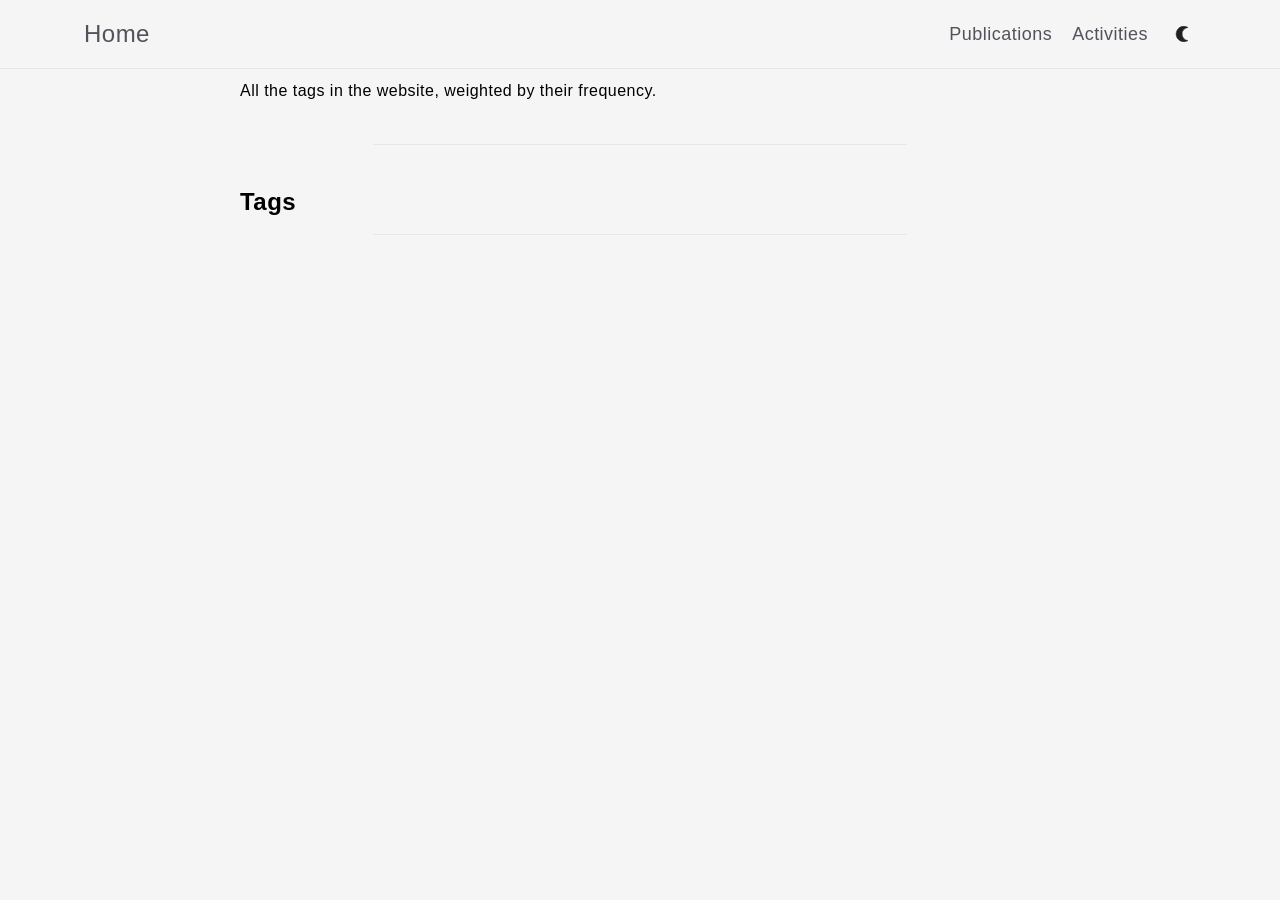
<file: tags/index.html>
<!DOCTYPE html>
<html lang="en-us">
  <head>
    <meta charset="utf-8">
<meta name="viewport" content="width=device-width,initial-scale=1.0,minimum-scale=1"><title>Tags - Home</title>
<meta property="og:title" content="Tags - Home">
<meta property="og:type" content="website">


<meta property="og:image" content="img/ZhixiongChen.jpg">

<meta property="og:url" content="https://zchen-res.github.io/tags/">

<meta property="og:description" content="A list of all the tags in the site. They are arranged in a word cloud">
<meta name="Description" property="description" content="A list of all the tags in the site. They are arranged in a word cloud">






<link rel="stylesheet" href="https://zchen-res.github.io/css/style.min.css">

<link rel="stylesheet" href="/css/academic.min.15080d589518431b0f7f3ef7159a689127d00734b673065d42f7d2f6aa72f61f.css">

<link rel="apple-touch-icon" sizes="180x180" href="/apple-touch-icon.png">
<link rel="icon" type="image/svg+xml" href="/favicon.svg">
<link rel="icon" type="image/png" sizes="32x32" href="/favicon-32x32.png">
<link rel="icon" type="image/png" sizes="16x16" href="/favicon-16x16.png">
<link rel="manifest" href="/site.webmanifest">
<link href="https://zchen-res.github.io/index.xml" type="application/atom+xml" rel="alternate" title="Sitewide Atom feed" />
<meta name="theme-color" content="#ffffff">


<script>function updateMode(){localStorage.theme==="dark"||!("theme"in localStorage)&&window.matchMedia("(prefers-color-scheme: dark)").matches?document.documentElement.classList.add("dark"):document.documentElement.classList.remove("dark")}function toggleMode(){localStorage.theme==="dark"?localStorage.theme="light":localStorage.theme="dark",updateMode()}window.onload=updateMode();function toggleMenu(){let e=document.getElementById("navbar-default");e.classList.contains("hidden")?e.classList.remove("hidden"):e.classList.add("hidden")}</script>



  </head>
  <body>
    <header class="md:px-0 px-2 border-b">
        <nav >
  <div class="container flex flex-wrap justify-between items-center mx-auto">
    <div class="nav-main my-2.5">
      <a href="https://zchen-res.github.io/" class="nav-title py-2.5 text-2xl
               text-zinc-600 dark:text-zinc-300 hover:border-b-0">Home</a>
    </div>
    <button type="button"
            onclick="toggleMenu()"
            class="inline-flex items-center p-2 ml-3
                  text-sm text-gray-500
                  rounded-lg md:hidden hover:bg-gray-100
                  focus:outline-none focus:ring-2
                  focus:ring-gray-200 dark:text-gray-400
                  dark:hover:bg-gray-700 dark:focus:ring-gray-600"
            aria-controls="navbar-default"
            aria-expanded="false">
        <span class="sr-only">Open main menu</span>
        <svg class="w-6 h-6" aria-hidden="true" fill="currentColor"
             viewBox="0 0 20 20" xmlns="http://www.w3.org/2000/svg">
          <path fill-rule="evenodd" d="M3 5a1 1 0 011-1h12a1 1 0 110 2H4a1 1
                           0 01-1-1zM3 10a1 1 0 011-1h12a1 1 0 110 2H4a1 1 0
                           01-1-1zM3 15a1 1 0 011-1h12a1 1 0 110 2H4a1 1 0
                           01-1-1z" clip-rule="evenodd"></path>
        </svg>
    </button>
    <div class="hidden w-full md:block md:w-auto" id="navbar-default">
      <ul class="grid md:grid-flow-col items-center justify-between text-lg
                 my-2.5 grid-cols-1 pl-0 text-center">
        
        <li class="p-2.5 md:first:pl-0 md:border-none border-b dark:border-zinc-500 list-none">
          <a class="text-zinc-600 dark:text-zinc-300
                    hover:border-b-0" href="/publications/">Publications</a>
        </li>
        
        <li class="p-2.5 md:first:pl-0 md:border-none border-b dark:border-zinc-500 list-none">
          <a class="text-zinc-600 dark:text-zinc-300
                    hover:border-b-0" href="/activities/">Activities</a>
        </li>
        
        <li class="h-7 pl-2.5 pr-0 list-none">
          <button type="button" onclick="toggleMode()" class="h-full"  aria-label="Toggle between dark and light mode">
            <img class="h-7 w-7 max-h-full mb-1.5 p-1.5 hidden dark:inline"
                 id="ligh-mode-button-img"
                 alt="A sun icon for switching to light mode"
                 src="https://zchen-res.github.io/img/light_mode.svg">
            <img class="h-7 w-7 max-h-full mb-1.5 p-1.5 inline dark:hidden"
                 id="dark-mode-button-img"
                 alt="A moon icon for switching to dark mode"
                 src="https://zchen-res.github.io/img/dark_mode.svg">
          </button>
        </li>
      </ul>
    </div>
  </div>
</nav>


    </header>
    <main class="content h-card container mt-2 m-auto
                 leading-loose md:px-0 px-2 z-0"
          role="main">
    
    <p>All the tags in the website, weighted by their frequency.</p>
  <hr>
  <div>
    <h2>Tags</h2>
    
  </div>

    </main>
    <footer class="footer container h-10 text-center mt-1">
<hr class="my-4">
  <ul class="pl-0 mt-1">
    
    
    
  </ul>
</footer>



  </body>
</html>
</file>
<file: css/academic.min.15080d589518431b0f7f3ef7159a689127d00734b673065d42f7d2f6aa72f61f.css>
body>header{padding-left:0;padding-right:0}body>header>nav>.container{max-width:1160px;width:100%;padding:0 24px;box-sizing:border-box}main.content:has(.academic-layout),main.content:has(.home-profile),main.content:has(.activities-page){max-width:1160px;width:100%;padding:0 24px;box-sizing:border-box}.home-profile,.activities-page{margin:26px 0}.academic-layout{display:grid;grid-template-columns:236px minmax(0,1fr);gap:34px;align-items:start;margin:26px 0}.academic-main{min-width:0}.academic-main .head.container{width:100%;max-width:100%;grid-template-columns:minmax(0,1fr);gap:24px}.academic-main .head>.col-span-2{grid-column:auto}.academic-main .head [itemprop=address]{line-height:2.1}.academic-main .head [itemprop=address]>br:last-child{display:none}@media(min-width:640px){.academic-main .head.container{grid-template-columns:minmax(0,20%)minmax(0,1fr)}.academic-main .head .main-image{width:100%}.home-profile .head.container{grid-template-columns:168px minmax(0,1fr)}}.academic-main .head .picture{margin-left:0;margin-right:0}.academic-main .head .main-image{margin-left:0;margin-right:auto}.research-directory{position:sticky;top:26px;max-height:calc(100vh - 52px);overflow-y:auto;border:1px solid #ddd;border-radius:6px 6px 0 0;background:#fff}.research-directory a{display:block;margin:0;padding:9px 14px;border:0;border-bottom:1px solid #ddd;color:#008bce;font-family:Arial,sans-serif;font-size:14px;line-height:1.5;text-decoration:none}.research-directory a:last-child{border-bottom:0}.research-directory a.directory-title{background:#008dca;color:#fff;font-weight:600}.research-directory a.directory-category{padding-left:28px}.research-directory a.directory-section{font-weight:700;background:#e8f5fc;color:#006da3}.dark .research-directory a.directory-section{background:#243848;color:#bae6fd}.publication-results h2{scroll-margin-top:26px}.research-directory a:hover,.research-directory a[aria-current]{background:#e8f5fc;color:#006da3}.research-directory a.directory-title:hover,.research-directory a.directory-title[aria-current]{background:#007ab0;color:#fff}.research-directory a:focus-visible{outline:2px solid #007ab0;outline-offset:-3px}.content h3.publication-category{margin:2rem 0 1rem;padding:0 0 1rem;border-bottom:1px solid #e5e7eb;font-size:1.2rem;font-weight:700;line-height:1.5;color:#222;scroll-margin-top:26px}.publication-results h3.publication-category:first-child{margin-top:1rem}.content ol.research-publications{margin:0 0 2rem;padding-left:1.6rem}.content ol.research-publications>li{list-style-type:decimal;padding:.55rem 0 .55rem .3rem;line-height:1.75;overflow-wrap:anywhere}.content ol.research-publications>li>p{margin:0}.publication-results a{color:#008bce}#research-interests,#publications{scroll-margin-top:26px}html{scroll-behavior:smooth}.dark .research-directory{background:#18181b;border-color:#3f3f46}.dark .research-directory a{border-color:#3f3f46;color:#7dd3fc}.dark .research-directory a:hover,.dark .research-directory a[aria-current]{background:#243848;color:#bae6fd}.dark .research-directory a.directory-title{background:#007ab0;color:#fff}.dark .content h3.publication-category{color:#e4e4e7;border-color:#3f3f46}.dark .publication-results a{color:#7dd3fc}@media(max-width:767px){body>header>nav>.container{padding:0 12px}main.content:has(.academic-layout),main.content:has(.home-profile),main.content:has(.activities-page){padding:0 12px}.home-profile,.activities-page{margin:16px 0}.academic-layout{grid-template-columns:clamp(128px,28vw,200px)minmax(0,1fr);gap:16px;margin-top:16px}.research-directory{top:16px;max-height:calc(100vh - 32px)}.research-directory a{padding:9px 10px;overflow-wrap:anywhere}.research-directory a.directory-category{padding-left:14px}}@media(prefers-reduced-motion:reduce){html{scroll-behavior:auto}}
</file>
